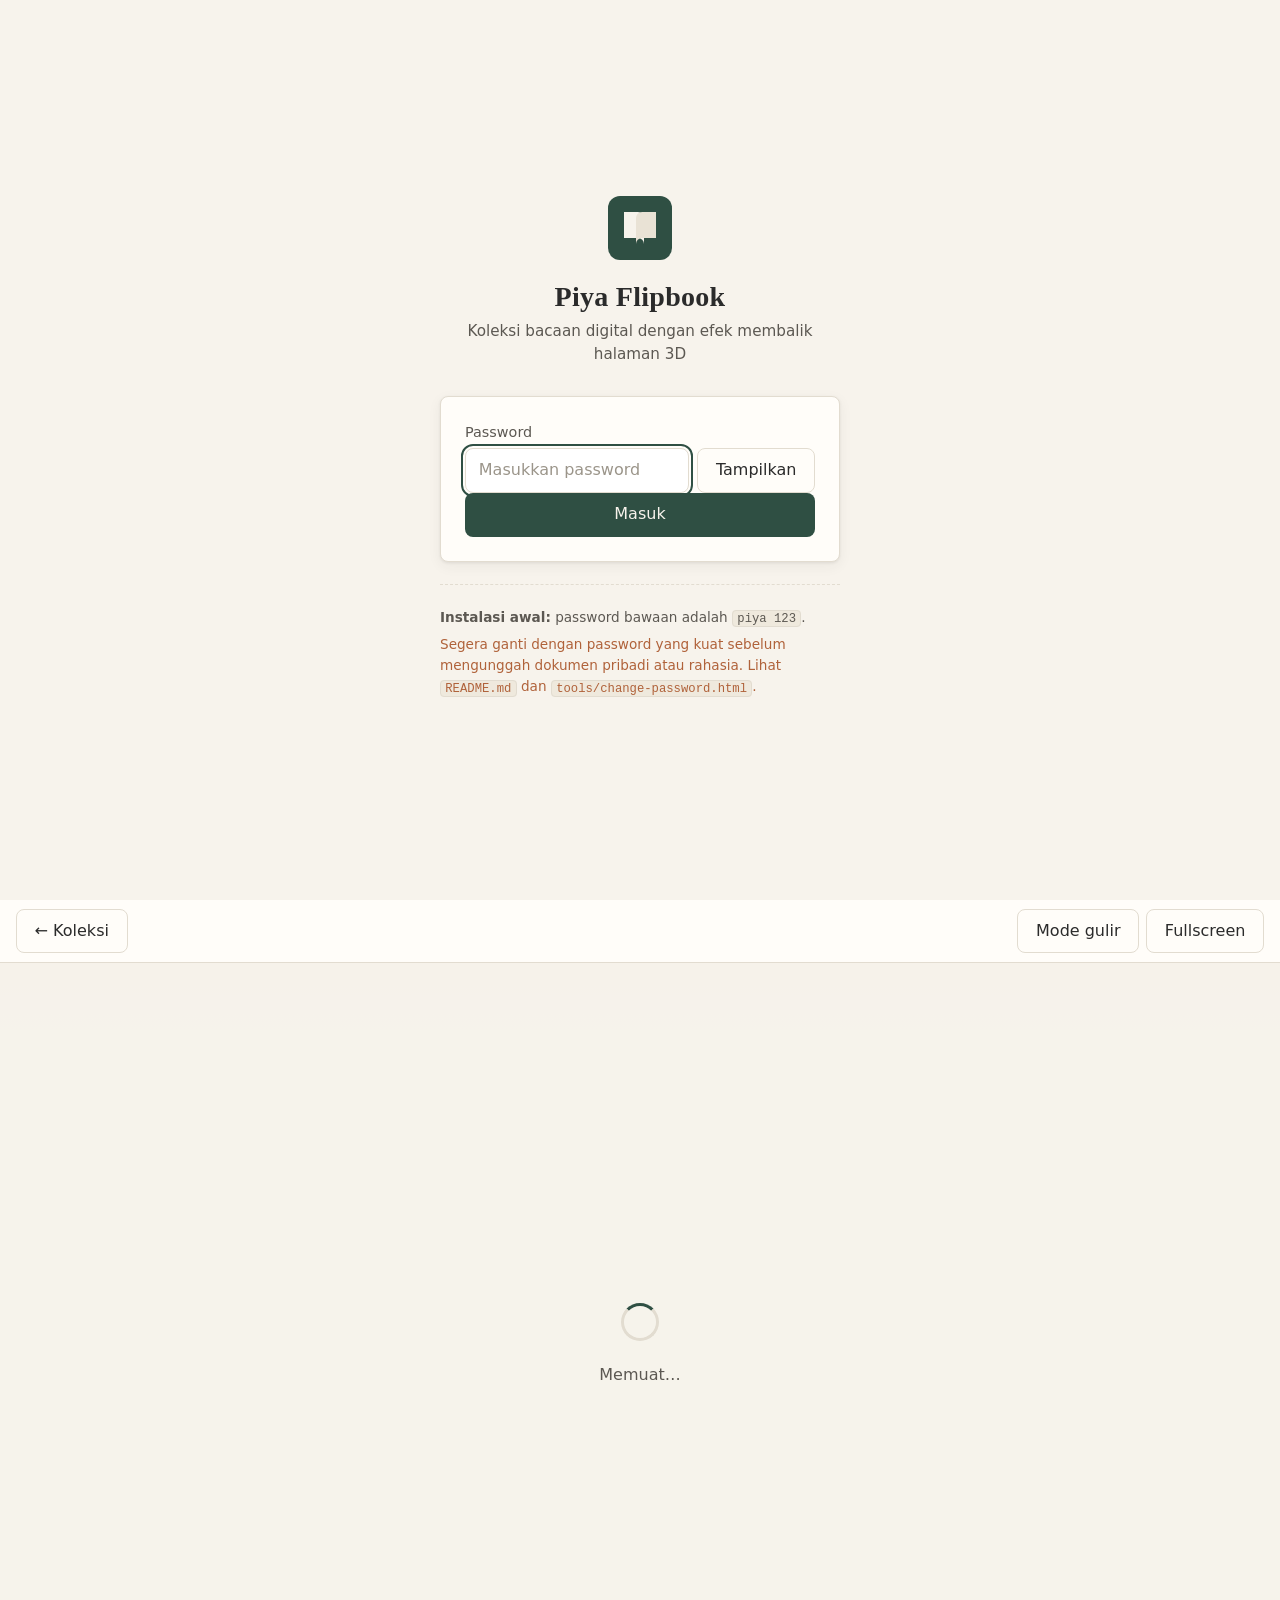
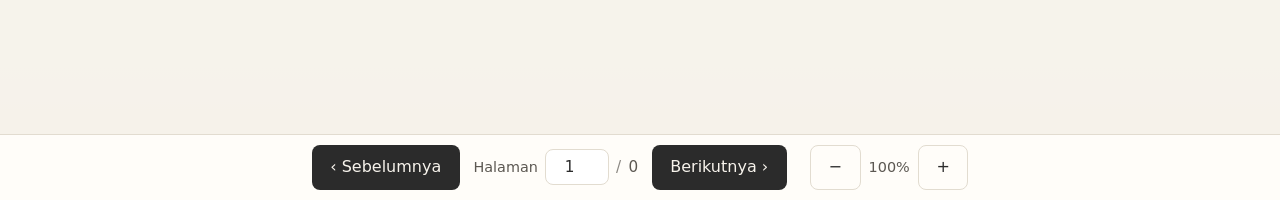
<file: index.html>
<!DOCTYPE html>
<html lang="id">
<head>
  <meta charset="UTF-8">
  <meta name="viewport" content="width=device-width, initial-scale=1.0, viewport-fit=cover">
  <meta name="description" content="Piya Flipbook — baca koleksi PDF dalam bentuk buku digital dengan efek membalik halaman 3D.">
  <meta name="color-scheme" content="light">
  <title>Piya Flipbook</title>
  <link rel="icon" href="data:image/svg+xml,%3Csvg xmlns='http://www.w3.org/2000/svg' viewBox='0 0 32 32'%3E%3Crect width='32' height='32' rx='6' fill='%232f4f43'/%3E%3Cpath d='M8 8h7a3 3 0 0 1 3 3v13a3 3 0 0 0-3-3H8zM24 8h-7a3 3 0 0 0-3 3v13a3 3 0 0 1 3-3h7z' fill='%23f7f3ec'/%3E%3C/svg%3E">
  <link rel="stylesheet" href="assets/vendor/page-flip/st-page-flip.css">
  <link rel="stylesheet" href="assets/css/style.css">
  <script>
    /* Base path aset: selalu relatif terhadap halaman ini (aman untuk subpath GitHub Pages) */
    window.PIYA_ASSET_BASE = './';
  </script>
</head>
<body>
  <noscript>
    <div class="noscript-msg">Website ini membutuhkan JavaScript untuk membaca dan mendekripsi buku.</div>
  </noscript>

  <!-- ==================== HALAMAN LOGIN ==================== -->
  <section id="view-login" class="view view-login">
    <div class="login-shell">
      <div class="login-brand">
        <svg class="brand-mark" viewBox="0 0 64 64" aria-hidden="true">
          <rect width="64" height="64" rx="12" fill="#2f4f43"></rect>
          <path d="M16 16h14a6 6 0 0 1 6 6v26a6 6 0 0 0-6-6H16z" fill="#f7f3ec"></path>
          <path d="M48 16H34a6 6 0 0 0-6 6v26a6 6 0 0 1 6-6h14z" fill="#e9e2d5"></path>
        </svg>
        <h1 class="brand-name">Piya Flipbook</h1>
        <p class="brand-tagline">Koleksi bacaan digital dengan efek membalik halaman 3D</p>
      </div>

      <form id="login-form" class="login-form" autocomplete="off">
        <label class="field-label" for="login-password">Password</label>
        <div class="password-row">
          <input id="login-password" class="input" type="password"
                 name="password" required autocomplete="current-password"
                 placeholder="Masukkan password" autofocus>
          <button id="login-toggle-pw" class="btn btn-ghost" type="button" aria-pressed="false">Tampilkan</button>
        </div>
        <p id="login-error" class="form-error" role="alert" hidden></p>
        <button id="login-submit" class="btn btn-primary btn-block" type="submit">Masuk</button>
      </form>

      <div class="login-note">
        <p><strong>Instalasi awal:</strong> password bawaan adalah <code>piya 123</code>.</p>
        <p class="note-warn">Segera ganti dengan password yang kuat sebelum mengunggah dokumen pribadi atau rahasia. Lihat <code>README.md</code> dan <code>tools/change-password.html</code>.</p>
      </div>
    </div>
  </section>

  <!-- ==================== HALAMAN KOLEKSI ==================== -->
  <section id="view-library" class="view view-library" hidden>
    <header class="site-header">
      <div class="header-inner">
        <a class="brand-link" href="#/library">
          <svg class="brand-mark-sm" viewBox="0 0 64 64" aria-hidden="true">
            <rect width="64" height="64" rx="12" fill="#2f4f43"></rect>
            <path d="M16 16h14a6 6 0 0 1 6 6v26a6 6 0 0 0-6-6H16z" fill="#f7f3ec"></path>
            <path d="M48 16H34a6 6 0 0 0-6 6v26a6 6 0 0 1 6-6h14z" fill="#e9e2d5"></path>
          </svg>
          <span>Piya Flipbook</span>
        </a>
        <div class="header-actions">
          <a class="btn btn-ghost" href="tools/manage-library.html" title="Kelola koleksi (lokal)">Kelola</a>
          <a class="btn btn-ghost" href="tools/change-password.html" title="Ganti password (lokal)">Ganti Password</a>
          <button id="logout-btn" class="btn btn-ghost" type="button">Keluar</button>
        </div>
      </div>
    </header>

    <main class="library-main">
      <div class="library-toolbar">
        <h2 class="section-title">Koleksi Buku</h2>
        <div class="search-row">
          <input id="library-search" class="input input-search" type="search"
                 placeholder="Cari judul buku…" aria-label="Cari buku">
          <span id="library-status" class="search-status" aria-live="polite"></span>
        </div>
      </div>
      <div id="library-grid" class="book-grid"></div>
    </main>

    <footer class="site-footer">
      <p>Piya Flipbook &copy; <span id="footer-year"></span> — Dokumen dilindungi enkripsi AES-256-GCM di sisi browser.</p>
    </footer>
  </section>

  <!-- ==================== HALAMAN READER ==================== -->
  <section id="view-reader" class="view view-reader" hidden>
    <header class="reader-top">
      <button id="reader-back" class="btn btn-ghost" type="button" title="Kembali ke koleksi">&larr; Koleksi</button>
      <h2 id="reader-title" class="reader-title" title=""></h2>
      <div class="reader-top-actions">
        <button id="reader-mode-toggle" class="btn btn-ghost" type="button" title="Baca dengan mode gulir (lebih ringan)">Mode gulir</button>
        <button id="reader-fullscreen" class="btn btn-ghost" type="button" title="Layar penuh">Fullscreen</button>
      </div>
    </header>

    <div id="reader-stage-wrap" class="reader-stage-wrap">
      <div id="reader-stage" class="reader-stage"></div>
      <div id="reader-scroll" class="reader-scroll" hidden></div>
      <div id="reader-loading" class="reader-loading" hidden>
        <div class="spinner" aria-hidden="true"></div>
        <p id="reader-loading-text">Memuat…</p>
      </div>
    </div>

    <footer class="reader-toolbar">
      <button id="reader-prev" class="btn btn-dark" type="button" title="Halaman sebelumnya">&lsaquo; Sebelumnya</button>
      <div class="page-indicator">
        <label for="reader-page-input" class="page-label">Halaman</label>
        <input id="reader-page-input" class="input input-page" type="number" min="1" value="1" inputmode="numeric">
        <span class="page-sep">/</span>
        <span id="reader-page-total">0</span>
      </div>
      <button id="reader-next" class="btn btn-dark" type="button" title="Halaman berikutnya">Berikutnya &rsaquo;</button>
      <div class="zoom-controls">
        <button id="reader-zoom-out" class="btn btn-ghost" type="button" title="Perkecil">&minus;</button>
        <span id="reader-zoom-level" class="zoom-level">100%</span>
        <button id="reader-zoom-in" class="btn btn-ghost" type="button" title="Perbesar">+</button>
      </div>
    </footer>
  </section>

  <script src="assets/vendor/page-flip/page-flip.browser.js"></script>
  <script src="assets/vendor/pdfjs/pdf.min.js"></script>
  <script src="assets/js/crypto.js"></script>
  <script src="assets/js/auth.js"></script>
  <script src="assets/js/library.js"></script>
  <script src="assets/js/flipbook.js"></script>
  <script src="assets/js/app.js"></script>
</body>
</html>
</file>
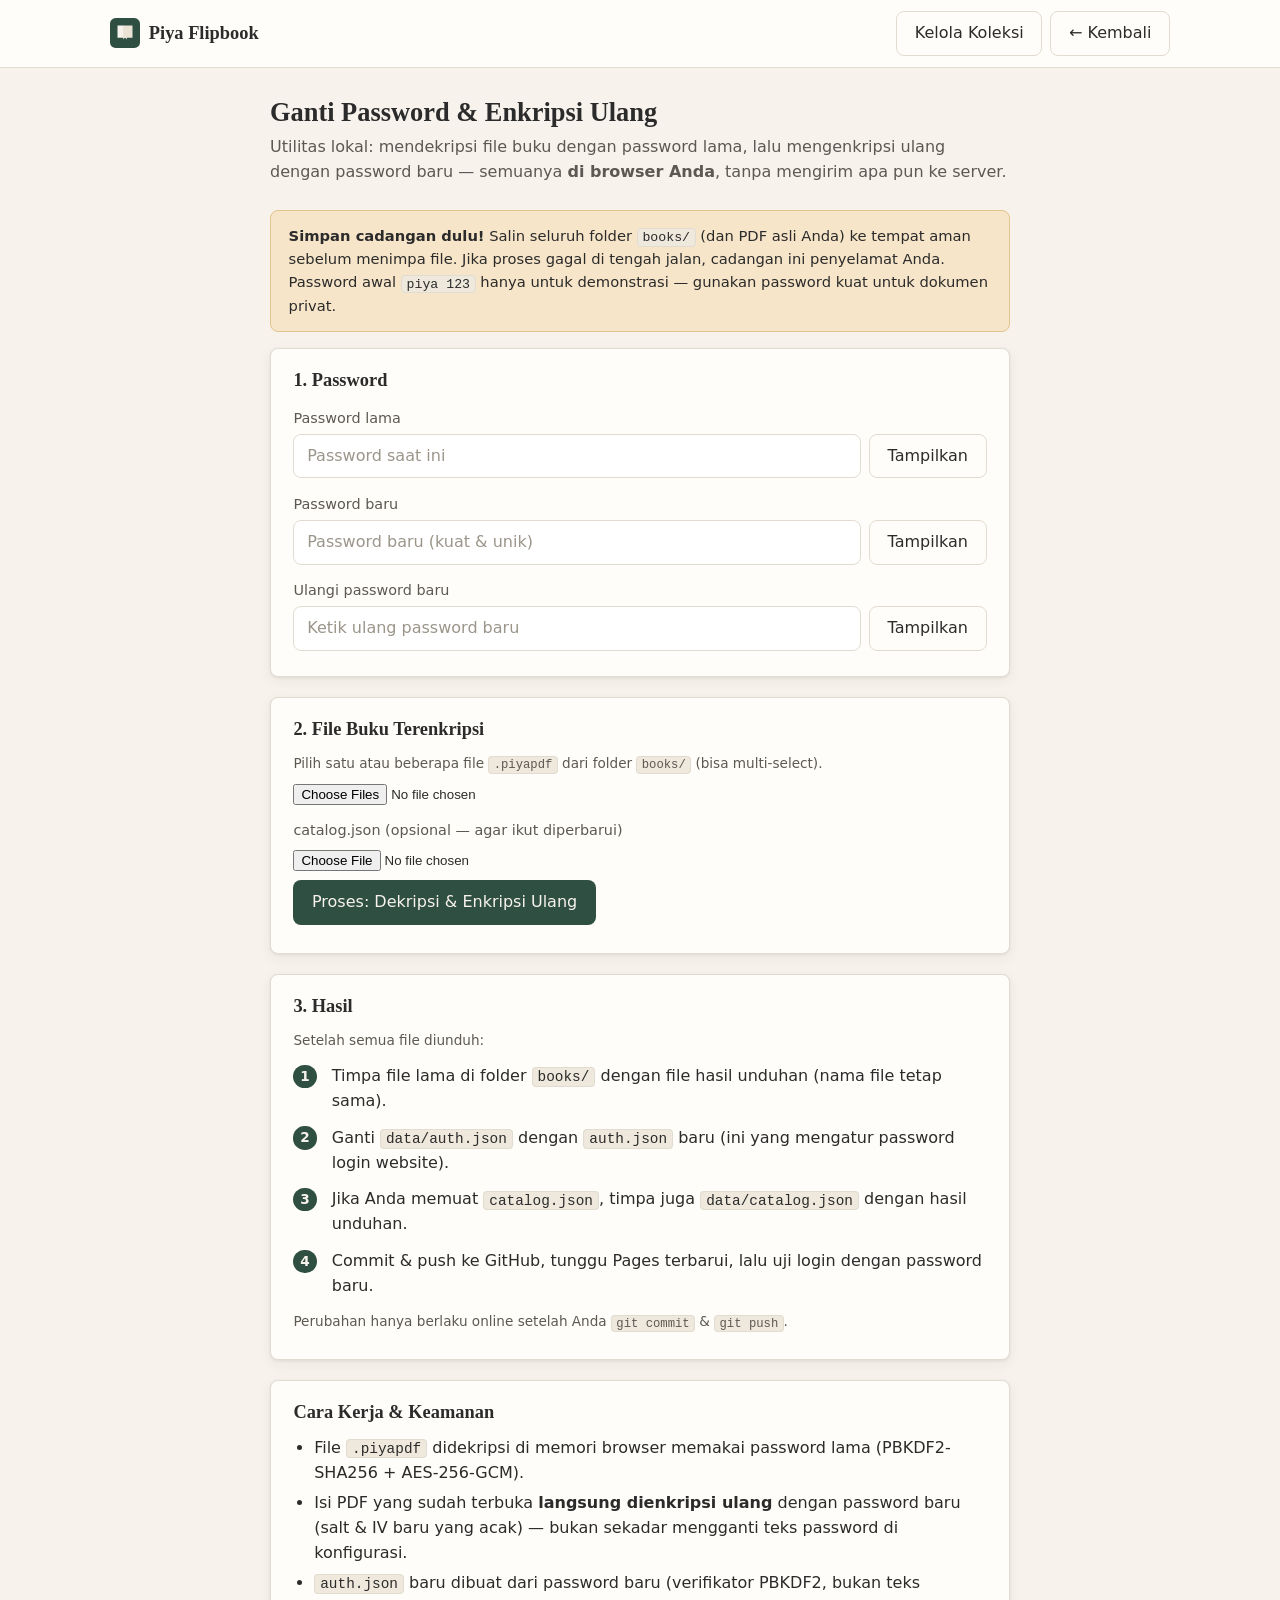
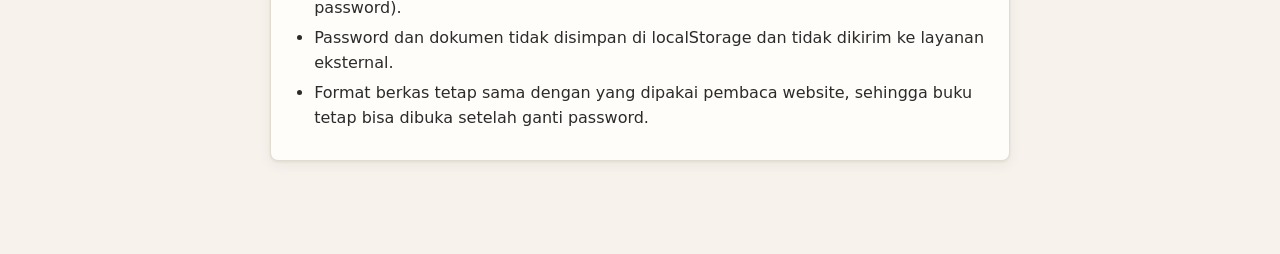
<file: tools/change-password.html>
<!DOCTYPE html>
<html lang="id">
<head>
  <meta charset="UTF-8">
  <meta name="viewport" content="width=device-width, initial-scale=1.0">
  <meta name="robots" content="noindex">
  <title>Ganti Password — Piya Flipbook</title>
  <link rel="stylesheet" href="../assets/css/style.css">
  <script>
    window.PIYA_ASSET_BASE = '../';
  </script>
</head>
<body>
  <div class="view-tools">
    <header class="site-header">
      <div class="header-inner">
        <a class="brand-link" href="../index.html">
          <svg class="brand-mark-sm" viewBox="0 0 64 64" aria-hidden="true">
            <rect width="64" height="64" rx="12" fill="#2f4f43"></rect>
            <path d="M16 16h14a6 6 0 0 1 6 6v26a6 6 0 0 0-6-6H16z" fill="#f7f3ec"></path>
            <path d="M48 16H34a6 6 0 0 0-6 6v26a6 6 0 0 1 6-6h14z" fill="#e9e2d5"></path>
          </svg>
          <span>Piya Flipbook</span>
        </a>
        <div class="header-actions">
          <a class="btn btn-ghost" href="manage-library.html">Kelola Koleksi</a>
          <a class="btn btn-ghost" href="../index.html">&larr; Kembali</a>
        </div>
      </div>
    </header>

    <main class="tools-main">
      <h1 class="tools-title">Ganti Password &amp; Enkripsi Ulang</h1>
      <p class="tools-sub">Utilitas lokal: mendekripsi file buku dengan password lama, lalu mengenkripsi ulang dengan password baru — semuanya <strong>di browser Anda</strong>, tanpa mengirim apa pun ke server.</p>

      <div class="warn-box">
        <strong>Simpan cadangan dulu!</strong> Salin seluruh folder <code>books/</code> (dan PDF asli Anda) ke tempat aman sebelum menimpa file. Jika proses gagal di tengah jalan, cadangan ini penyelamat Anda. Password awal <code>piya 123</code> hanya untuk demonstrasi — gunakan password kuat untuk dokumen privat.
      </div>

      <!-- Password -->
      <section class="panel">
        <h2>1. Password</h2>

        <label class="field-label" for="old-password">Password lama</label>
        <div class="password-row">
          <input id="old-password" class="input" type="password" autocomplete="current-password" placeholder="Password saat ini">
          <button class="btn btn-ghost toggle-pw" type="button" data-target="old-password">Tampilkan</button>
        </div>

        <label class="field-label" for="new-password">Password baru</label>
        <div class="password-row">
          <input id="new-password" class="input" type="password" autocomplete="new-password" placeholder="Password baru (kuat & unik)">
          <button class="btn btn-ghost toggle-pw" type="button" data-target="new-password">Tampilkan</button>
        </div>

        <label class="field-label" for="confirm-password">Ulangi password baru</label>
        <div class="password-row">
          <input id="confirm-password" class="input" type="password" autocomplete="new-password" placeholder="Ketik ulang password baru">
          <button class="btn btn-ghost toggle-pw" type="button" data-target="confirm-password">Tampilkan</button>
        </div>
        <p id="pw-match" class="mini-note"></p>
      </section>

      <!-- File -->
      <section class="panel">
        <h2>2. File Buku Terenkripsi</h2>
        <p class="mini-note">Pilih satu atau beberapa file <code>.piyapdf</code> dari folder <code>books/</code> (bisa multi-select).</p>
        <div class="file-row">
          <input id="enc-files" type="file" multiple accept=".piyapdf,application/octet-stream">
        </div>

        <label class="field-label" for="catalog-file">catalog.json (opsional — agar ikut diperbarui)</label>
        <div class="file-row">
          <input id="catalog-file" type="file" accept=".json,application/json">
        </div>

        <div class="file-row">
          <button id="process-btn" class="btn btn-primary" type="button">Proses: Dekripsi &amp; Enkripsi Ulang</button>
        </div>
        <div id="progress" class="mini-note" hidden></div>
      </section>

      <!-- Hasil -->
      <section class="panel">
        <h2>3. Hasil</h2>
        <div id="results"></div>
        <p class="mini-note">Setelah semua file diunduh:</p>
        <ol class="step-list">
          <li>Timpa file lama di folder <code>books/</code> dengan file hasil unduhan (nama file tetap sama).</li>
          <li>Ganti <code>data/auth.json</code> dengan <code>auth.json</code> baru (ini yang mengatur password login website).</li>
          <li>Jika Anda memuat <code>catalog.json</code>, timpa juga <code>data/catalog.json</code> dengan hasil unduhan.</li>
          <li>Commit &amp; push ke GitHub, tunggu Pages terbarui, lalu uji login dengan password baru.</li>
        </ol>
        <p class="mini-note">Perubahan hanya berlaku online setelah Anda <code>git commit</code> &amp; <code>git push</code>.</p>
      </section>

      <!-- Cara kerja -->
      <section class="panel">
        <h2>Cara Kerja &amp; Keamanan</h2>
        <ul class="help-list">
          <li>File <code>.piyapdf</code> didekripsi di memori browser memakai password lama (PBKDF2-SHA256 + AES-256-GCM).</li>
          <li>Isi PDF yang sudah terbuka <strong>langsung dienkripsi ulang</strong> dengan password baru (salt &amp; IV baru yang acak) — bukan sekadar mengganti teks password di konfigurasi.</li>
          <li><code>auth.json</code> baru dibuat dari password baru (verifikator PBKDF2, bukan teks password).</li>
          <li>Password dan dokumen tidak disimpan di localStorage dan tidak dikirim ke layanan eksternal.</li>
          <li>Format berkas tetap sama dengan yang dipakai pembaca website, sehingga buku tetap bisa dibuka setelah ganti password.</li>
        </ul>
      </section>
    </main>
  </div>

  <script src="../assets/js/crypto.js"></script>
  <script>
  (function () {
    'use strict';

    var $ = function (id) { return document.getElementById(id); };

    /* toggle tampil/sembunyi password */
    Array.prototype.forEach.call(document.querySelectorAll('.toggle-pw'), function (btn) {
      btn.addEventListener('click', function () {
        var inp = $(btn.getAttribute('data-target'));
        var show = inp.type === 'password';
        inp.type = show ? 'text' : 'password';
        btn.textContent = show ? 'Sembunyikan' : 'Tampilkan';
      });
    });

    /* indikator password cocok */
    function checkMatch() {
      var nw = $('new-password').value;
      var cf = $('confirm-password').value;
      var el = $('pw-match');
      if (!nw && !cf) { el.textContent = ''; return; }
      if (nw === cf) {
        el.textContent = 'Password baru cocok.';
        el.className = 'form-ok';
      } else {
        el.textContent = 'Password baru belum cocok.';
        el.className = 'form-error';
      }
    }
    $('new-password').addEventListener('input', checkMatch);
    $('confirm-password').addEventListener('input', checkMatch);

    function downloadBlob(filename, blobOrBuffer) {
      var blob = blobOrBuffer instanceof Blob ? blobOrBuffer : new Blob([blobOrBuffer]);
      var url = URL.createObjectURL(blob);
      var a = document.createElement('a');
      a.href = url;
      a.download = filename;
      document.body.appendChild(a);
      a.click();
      a.remove();
      setTimeout(function () { URL.revokeObjectURL(url); }, 4000);
    }

    /* Antre unduhan berurutan (browser memblokir unduhan beruntun sekaligus) */
    var dlQueue = Promise.resolve();
    function queueDownload(filename, blobOrBuffer) {
      dlQueue = dlQueue.then(function () {
        downloadBlob(filename, blobOrBuffer);
        return new Promise(function (r) { setTimeout(r, 400); });
      });
      return dlQueue;
    }

    function setProgress(text) {
      var el = $('progress');
      if (!text) { el.hidden = true; return; }
      el.hidden = false;
      el.textContent = text;
    }

    function addResult(cls, html) {
      var div = document.createElement('div');
      div.className = 'result-item ' + cls;
      div.innerHTML = html;
      $('results').appendChild(div);
    }

    $('process-btn').addEventListener('click', function () {
      $('results').innerHTML = '';
      var oldPw = $('old-password').value;
      var newPw = $('new-password').value;
      var confirmPw = $('confirm-password').value;
      var files = Array.prototype.slice.call($('enc-files').files);

      function fail(msg) {
        addResult('err', msg);
      }

      if (!oldPw) return fail('Password lama wajib diisi.');
      if (!newPw) return fail('Password baru wajib diisi.');
      if (newPw !== confirmPw) return fail('Password baru tidak cocok. Periksa kolom konfirmasi.');
      if (newPw === oldPw) return fail('Password baru sama dengan password lama. Gunakan password yang berbeda.');
      if (!files.length) return fail('Pilih minimal satu file .piyapdf untuk diproses.');

      this.disabled = true;
      var processed = [];
      var chain = Promise.resolve();

      files.forEach(function (file, idx) {
        chain = chain.then(function () {
          setProgress('Memproses ' + file.name + ' (' + (idx + 1) + '/' + files.length + '): mendekripsi…');
          return file.arrayBuffer().then(function (buf) {
            return PiyaCrypto.decryptPdf(buf, oldPw).then(function (res) {
              setProgress('Memproses ' + file.name + ': mengenkripsi ulang…');
              return PiyaCrypto.encryptPdf(res.bytes, newPw, {
                name: res.header.name || file.name,
                mime: res.header.mime || 'application/pdf',
                ext: res.header.ext || 'pdf'
              }).then(function (encBuf) {
                queueDownload(file.name, encBuf);
                processed.push(file.name);
                addResult('ok', '<strong>' + file.name + '</strong> — berhasil dienkripsi ulang dengan password baru. Unduhan sudah dimulai.');
              });
            }).catch(function (e) {
              addResult('err', '<strong>' + file.name + '</strong> — gagal: ' + (e && e.message ? e.message : e) + ' File ini tidak diubah.');
            });
          });
        });
      });

      chain.then(function () {
        setProgress('Membuat auth.json…');
        return PiyaCrypto.makeAuthConfig(newPw).then(function (cfg) {
          queueDownload('auth.json', new Blob([JSON.stringify(cfg, null, 2) + '\n'], { type: 'application/json' }));
          addResult('ok', '<strong>auth.json</strong> — verifikator login untuk password baru. Timpa <code>data/auth.json</code> di repository.');
        });
      }).then(function () {
        var catInput = $('catalog-file');
        if (catInput.files[0]) {
          return catInput.files[0].text().then(function (txt) {
            try {
              var cat = JSON.parse(txt);
              if (cat && typeof cat === 'object') {
                cat.passwordChangedAt = new Date().toISOString();
                queueDownload('catalog.json', new Blob([JSON.stringify(cat, null, 2) + '\n'], { type: 'application/json' }));
                addResult('ok', '<strong>catalog.json</strong> — katalog diperbarui (waktu pergantian password dicatat).');
              }
            } catch (e) {
              addResult('err', 'catalog.json tidak dapat dibaca dan tidak ikut diperbarui: ' + e.message);
            }
          });
        } else {
          addResult('ok', 'Katalog tidak perlu diubah (metadata buku tidak memuat password). Jika ingin versi terbaru dengan stempel waktu, muat catalog.json lalu proses ulang.');
        }
      }).then(function () {
        if (processed.length) {
          addResult('ok', '<strong>Selesai:</strong> ' + processed.length + ' file berhasil. Ganti file lama di repository, lalu <code>git commit</code> &amp; <code>git push</code> agar perubahan diterbitkan.');
        }
        setProgress('');
      }).catch(function (e) {
        setProgress('');
        addResult('err', 'Terjadi kesalahan: ' + (e && e.message ? e.message : e));
      }).then(function () {
        $('process-btn').disabled = false;
      });
    });
  })();
  </script>
</body>
</html>
</file>
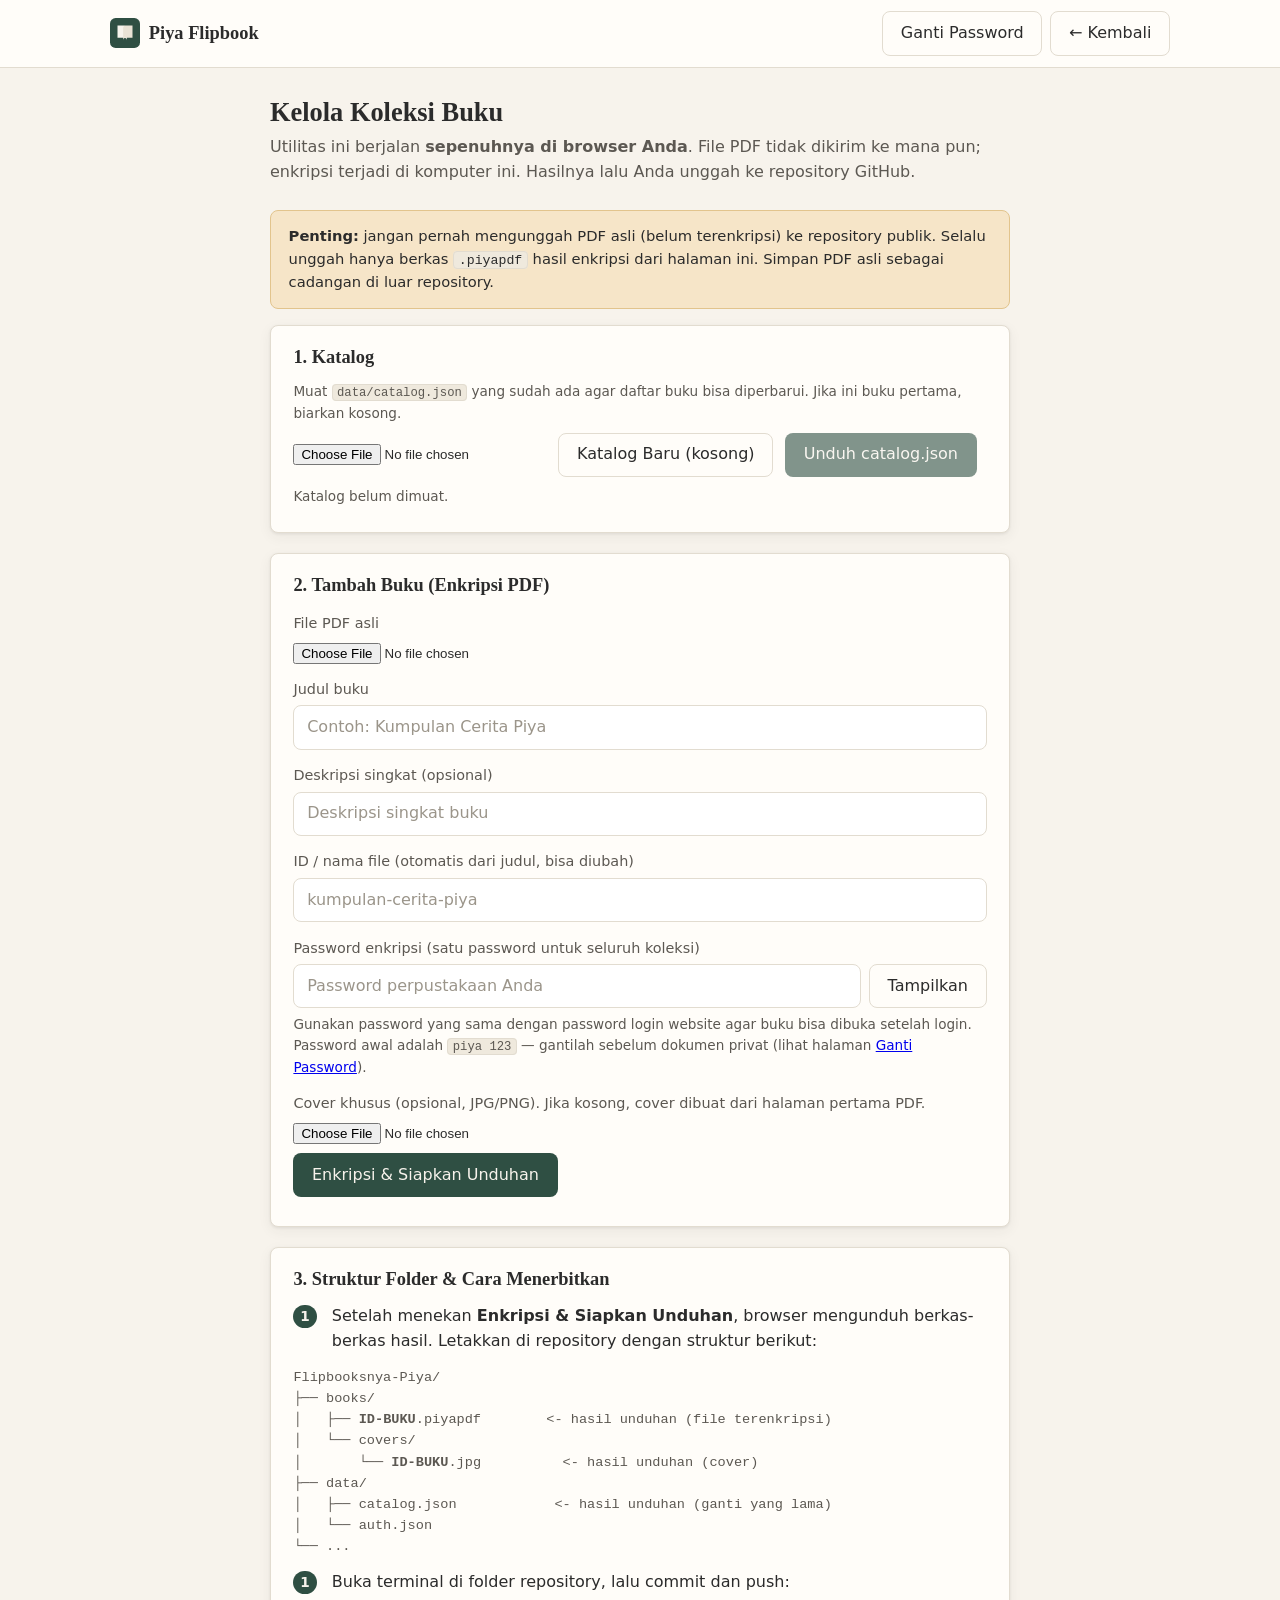
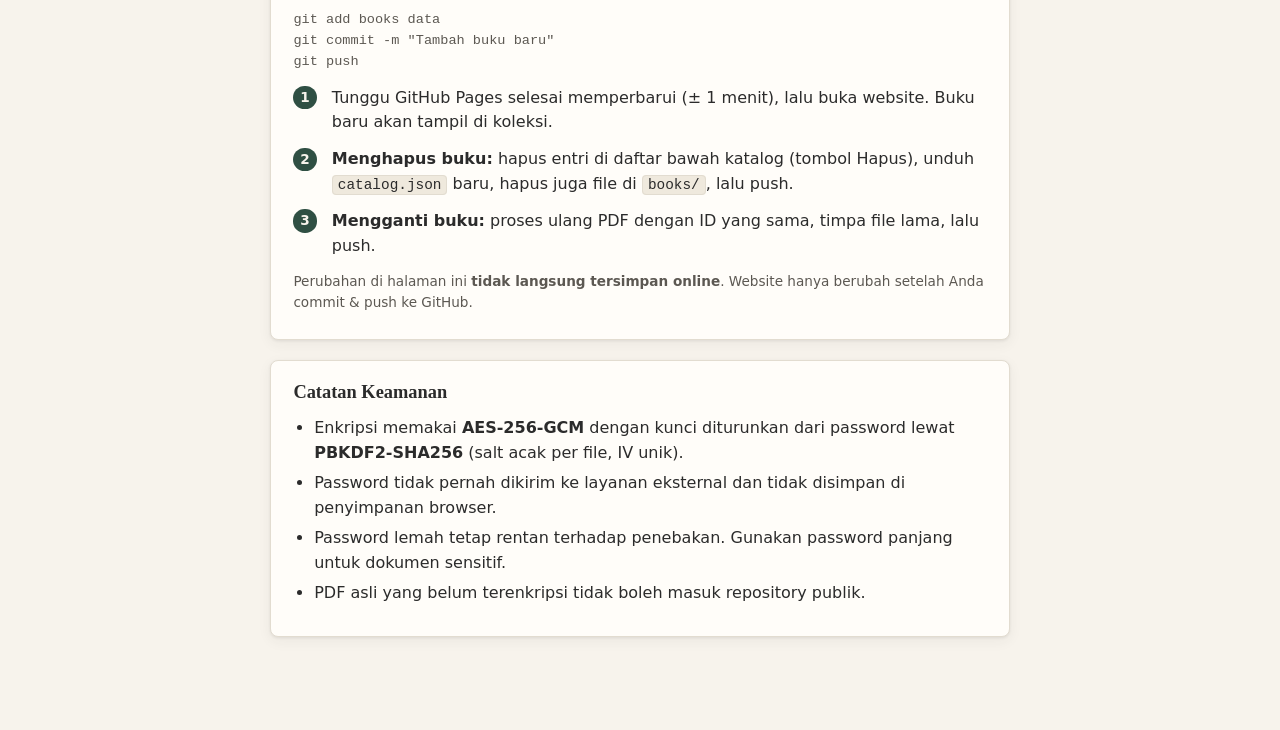
<file: tools/manage-library.html>
<!DOCTYPE html>
<html lang="id">
<head>
  <meta charset="UTF-8">
  <meta name="viewport" content="width=device-width, initial-scale=1.0">
  <meta name="robots" content="noindex">
  <title>Kelola Koleksi — Piya Flipbook</title>
  <link rel="stylesheet" href="../assets/css/style.css">
  <script>
    window.PIYA_ASSET_BASE = '../';
  </script>
</head>
<body>
  <div class="view-tools">
    <header class="site-header">
      <div class="header-inner">
        <a class="brand-link" href="../index.html">
          <svg class="brand-mark-sm" viewBox="0 0 64 64" aria-hidden="true">
            <rect width="64" height="64" rx="12" fill="#2f4f43"></rect>
            <path d="M16 16h14a6 6 0 0 1 6 6v26a6 6 0 0 0-6-6H16z" fill="#f7f3ec"></path>
            <path d="M48 16H34a6 6 0 0 0-6 6v26a6 6 0 0 1 6-6h14z" fill="#e9e2d5"></path>
          </svg>
          <span>Piya Flipbook</span>
        </a>
        <div class="header-actions">
          <a class="btn btn-ghost" href="change-password.html">Ganti Password</a>
          <a class="btn btn-ghost" href="../index.html">&larr; Kembali</a>
        </div>
      </div>
    </header>

    <main class="tools-main">
      <h1 class="tools-title">Kelola Koleksi Buku</h1>
      <p class="tools-sub">Utilitas ini berjalan <strong>sepenuhnya di browser Anda</strong>. File PDF tidak dikirim ke mana pun; enkripsi terjadi di komputer ini. Hasilnya lalu Anda unggah ke repository GitHub.</p>

      <div class="warn-box">
        <strong>Penting:</strong> jangan pernah mengunggah PDF asli (belum terenkripsi) ke repository publik. Selalu unggah hanya berkas <code>.piyapdf</code> hasil enkripsi dari halaman ini. Simpan PDF asli sebagai cadangan di luar repository.
      </div>

      <!-- 1. Katalog -->
      <section class="panel">
        <h2>1. Katalog</h2>
        <p class="mini-note">Muat <code>data/catalog.json</code> yang sudah ada agar daftar buku bisa diperbarui. Jika ini buku pertama, biarkan kosong.</p>
        <div class="file-row">
          <input id="catalog-file" type="file" accept=".json,application/json">
          <button id="catalog-new" class="btn btn-ghost" type="button">Katalog Baru (kosong)</button>
          <button id="catalog-download" class="btn btn-primary" type="button" disabled>Unduh catalog.json</button>
        </div>
        <p id="catalog-status" class="mini-note">Katalog belum dimuat.</p>
        <div id="book-list"></div>
      </section>

      <!-- 2. Tambah buku -->
      <section class="panel">
        <h2>2. Tambah Buku (Enkripsi PDF)</h2>

        <label class="field-label" for="book-pdf">File PDF asli</label>
        <div class="file-row">
          <input id="book-pdf" type="file" accept=".pdf,application/pdf">
        </div>

        <label class="field-label" for="book-title">Judul buku</label>
        <input id="book-title" class="input" type="text" maxlength="160" placeholder="Contoh: Kumpulan Cerita Piya">

        <label class="field-label" for="book-desc">Deskripsi singkat (opsional)</label>
        <input id="book-desc" class="input" type="text" maxlength="300" placeholder="Deskripsi singkat buku">

        <label class="field-label" for="book-id">ID / nama file (otomatis dari judul, bisa diubah)</label>
        <input id="book-id" class="input" type="text" maxlength="80" placeholder="kumpulan-cerita-piya">

        <label class="field-label" for="book-password">Password enkripsi (satu password untuk seluruh koleksi)</label>
        <div class="password-row">
          <input id="book-password" class="input" type="password" autocomplete="new-password" placeholder="Password perpustakaan Anda">
          <button id="toggle-pw" class="btn btn-ghost" type="button">Tampilkan</button>
        </div>
        <p class="mini-note">Gunakan password yang sama dengan password login website agar buku bisa dibuka setelah login. Password awal adalah <code>piya 123</code> — gantilah sebelum dokumen privat (lihat halaman <a href="change-password.html">Ganti Password</a>).</p>

        <label class="field-label" for="book-cover">Cover khusus (opsional, JPG/PNG). Jika kosong, cover dibuat dari halaman pertama PDF.</label>
        <div class="file-row">
          <input id="book-cover" type="file" accept="image/*">
        </div>

        <div class="file-row">
          <button id="book-process" class="btn btn-primary" type="button">Enkripsi &amp; Siapkan Unduhan</button>
        </div>
        <div id="book-progress" class="mini-note" hidden></div>
        <div id="book-results"></div>
      </section>

      <!-- 3. Cara menambahkan ke GitHub -->
      <section class="panel">
        <h2>3. Struktur Folder &amp; Cara Menerbitkan</h2>
        <ol class="step-list">
          <li>Setelah menekan <strong>Enkripsi &amp; Siapkan Unduhan</strong>, browser mengunduh berkas-berkas hasil. Letakkan di repository dengan struktur berikut:</li>
        </ol>
<pre class="mini-note">Flipbooksnya-Piya/
├── books/
│   ├── <strong>ID-BUKU</strong>.piyapdf        &lt;- hasil unduhan (file terenkripsi)
│   └── covers/
│       └── <strong>ID-BUKU</strong>.jpg          &lt;- hasil unduhan (cover)
├── data/
│   ├── catalog.json            &lt;- hasil unduhan (ganti yang lama)
│   └── auth.json
└── ...</pre>
        <ol class="step-list" start="2">
          <li>Buka terminal di folder repository, lalu commit dan push:</li>
        </ol>
<pre class="mini-note">git add books data
git commit -m "Tambah buku baru"
git push</pre>
        <ol class="step-list" start="3">
          <li>Tunggu GitHub Pages selesai memperbarui (± 1 menit), lalu buka website. Buku baru akan tampil di koleksi.</li>
          <li><strong>Menghapus buku:</strong> hapus entri di daftar bawah katalog (tombol Hapus), unduh <code>catalog.json</code> baru, hapus juga file di <code>books/</code>, lalu push.</li>
          <li><strong>Mengganti buku:</strong> proses ulang PDF dengan ID yang sama, timpa file lama, lalu push.</li>
        </ol>
        <p class="mini-note">Perubahan di halaman ini <strong>tidak langsung tersimpan online</strong>. Website hanya berubah setelah Anda commit &amp; push ke GitHub.</p>
      </section>

      <!-- 4. Keamanan -->
      <section class="panel">
        <h2>Catatan Keamanan</h2>
        <ul class="help-list">
          <li>Enkripsi memakai <strong>AES-256-GCM</strong> dengan kunci diturunkan dari password lewat <strong>PBKDF2-SHA256</strong> (salt acak per file, IV unik).</li>
          <li>Password tidak pernah dikirim ke layanan eksternal dan tidak disimpan di penyimpanan browser.</li>
          <li>Password lemah tetap rentan terhadap penebakan. Gunakan password panjang untuk dokumen sensitif.</li>
          <li>PDF asli yang belum terenkripsi tidak boleh masuk repository publik.</li>
        </ul>
      </section>
    </main>
  </div>

  <script src="../assets/vendor/pdfjs/pdf.min.js"></script>
  <script src="../assets/js/crypto.js"></script>
  <script>
  (function () {
    'use strict';

    var catalog = null; // {version, books: []}

    var $ = function (id) { return document.getElementById(id); };

    /* ---------- util unduh file ---------- */
    function downloadBlob(filename, blobOrBuffer) {
      var blob = blobOrBuffer instanceof Blob ? blobOrBuffer : new Blob([blobOrBuffer]);
      var url = URL.createObjectURL(blob);
      var a = document.createElement('a');
      a.href = url;
      a.download = filename;
      document.body.appendChild(a);
      a.click();
      a.remove();
      setTimeout(function () { URL.revokeObjectURL(url); }, 4000);
    }

    /* Antre unduhan berurutan (browser memblokir unduhan beruntun sekaligus) */
    var dlQueue = Promise.resolve();
    function queueDownload(filename, blobOrBuffer) {
      dlQueue = dlQueue.then(function () {
        downloadBlob(filename, blobOrBuffer);
        return new Promise(function (r) { setTimeout(r, 400); });
      });
      return dlQueue;
    }

    function downloadJson(filename, obj) {
      downloadBlob(filename, new Blob([JSON.stringify(obj, null, 2) + '\n'], { type: 'application/json' }));
    }

    /* ---------- katalog ---------- */

    function renderBookList() {
      var box = $('book-list');
      box.innerHTML = '';
      if (!catalog) return;
      if (!catalog.books.length) {
        box.innerHTML = '<p class="mini-note">Katalog kosong — belum ada buku.</p>';
        return;
      }
      catalog.books.forEach(function (b) {
        var div = document.createElement('div');
        div.className = 'result-item';
        var title = document.createElement('strong');
        title.textContent = b.title || b.id;
        var meta = document.createElement('div');
        meta.className = 'mini-note';
        meta.textContent = (b.id || '') + (b.pages ? ' — ' + b.pages + ' halaman' : '');
        var del = document.createElement('button');
        del.className = 'btn btn-danger';
        del.type = 'button';
        del.textContent = 'Hapus dari katalog';
        del.style.marginTop = '0.45rem';
        del.addEventListener('click', function () {
          if (!confirm('Hapus "' + (b.title || b.id) + '" dari katalog? File di books/ harus Anda hapus manual lalu push.')) return;
          catalog.books = catalog.books.filter(function (x) { return x.id !== b.id; });
          catalog.updatedAt = new Date().toISOString();
          renderBookList();
          $('catalog-download').disabled = false;
        });
        div.appendChild(title);
        div.appendChild(meta);
        div.appendChild(del);
        box.appendChild(div);
      });
    }

    $('catalog-file').addEventListener('change', function () {
      var f = this.files[0];
      if (!f) return;
      var reader = new FileReader();
      reader.onload = function () {
        try {
          var data = JSON.parse(reader.result);
          if (!data || !Array.isArray(data.books)) throw new Error('Struktur tidak valid');
          catalog = data;
          $('catalog-status').textContent = 'Katalog dimuat: ' + catalog.books.length + ' buku.';
          $('catalog-download').disabled = false;
          renderBookList();
        } catch (e) {
          $('catalog-status').textContent = 'Gagal membaca catalog.json: ' + e.message;
        }
      };
      reader.readAsText(f);
    });

    $('catalog-new').addEventListener('click', function () {
      catalog = { version: 1, updatedAt: new Date().toISOString(), books: [] };
      $('catalog-status').textContent = 'Katalog baru dibuat (0 buku).';
      $('catalog-download').disabled = false;
      renderBookList();
    });

    $('catalog-download').addEventListener('click', function () {
      if (!catalog) return;
      catalog.updatedAt = new Date().toISOString();
      downloadJson('catalog.json', catalog);
    });

    /* ---------- input buku ---------- */

    var titleInput = $('book-title');
    var idInput = $('book-id');
    var idTouched = false;

    idInput.addEventListener('input', function () { idTouched = true; });

    titleInput.addEventListener('input', function () {
      if (idTouched) return;
      idInput.value = slugify(titleInput.value);
    });

    function slugify(s) {
      return String(s || '')
        .toLowerCase()
        .normalize('NFKD')
        .replace(/[^\w\s-]/g, '')
        .trim()
        .replace(/[\s_]+/g, '-')
        .replace(/-+/g, '-')
        .slice(0, 80);
    }

    $('toggle-pw').addEventListener('click', function () {
      var inp = $('book-password');
      var show = inp.type === 'password';
      inp.type = show ? 'text' : 'password';
      this.textContent = show ? 'Sembunyikan' : 'Tampilkan';
    });

    /* ---------- PDF.js untuk cover & jumlah halaman ---------- */

    function pdfWorkerSrc() {
      return new URL('../assets/vendor/pdfjs/pdf.worker.min.js', document.baseURI).href;
    }

    function analyzePdf(pdfBytes) {
      if (!window.pdfjsLib) {
        return Promise.reject(new Error('PDF.js gagal dimuat. Buka halaman ini lewat server (localhost atau GitHub Pages).'));
      }
      window.pdfjsLib.GlobalWorkerOptions.workerSrc = pdfWorkerSrc();
      return window.pdfjsLib.getDocument({ data: pdfBytes.slice(0) }).promise.then(function (doc) {
        return doc.getPage(1).then(function (page) {
          var vp = page.getViewport({ scale: 1 });
          var targetW = 600;
          var scale = targetW / vp.width;
          var viewport = page.getViewport({ scale: scale });
          var canvas = document.createElement('canvas');
          canvas.width = Math.floor(viewport.width);
          canvas.height = Math.floor(viewport.height);
          var ctx = canvas.getContext('2d', { alpha: false });
          ctx.fillStyle = '#ffffff';
          ctx.fillRect(0, 0, canvas.width, canvas.height);
          return page.render({ canvasContext: ctx, viewport: viewport }).promise.then(function () {
            return new Promise(function (resolve) {
              canvas.toBlob(function (blob) {
                resolve({ pages: doc.numPages, coverBlob: blob });
              }, 'image/jpeg', 0.85);
            });
          });
        }).finally(function () {
          try { doc.destroy(); } catch (e) { /* abaikan */ }
        });
      });
    }

    /* ---------- proses enkripsi ---------- */

    function setProgress(text) {
      var el = $('book-progress');
      if (!text) { el.hidden = true; return; }
      el.hidden = false;
      el.textContent = text;
    }

    $('book-process').addEventListener('click', function () {
      var pdfInput = $('book-pdf');
      var password = $('book-password').value;
      var title = titleInput.value.trim();
      var desc = $('book-desc').value.trim();
      var id = idInput.value.trim() || slugify(title);
      var coverInput = $('book-cover');
      var results = $('book-results');
      results.innerHTML = '';

      function fail(msg) {
        var div = document.createElement('div');
        div.className = 'result-item err';
        div.textContent = msg;
        results.appendChild(div);
      }

      if (!pdfInput.files[0]) return fail('Pilih file PDF terlebih dahulu.');
      if (!title) return fail('Judul buku wajib diisi.');
      if (!id || !/^[a-z0-9][a-z0-9-]*$/.test(id)) return fail('ID harus berupa huruf kecil/angka/tanda minus, misal: cerita-piya.');
      if (!password) return fail('Password enkripsi wajib diisi.');
      if (catalog && catalog.books.some(function (b) { return b.id === id; })) {
        return fail('ID "' + id + '" sudah ada di katalog. Ganti ID atau hapus entri lama terlebih dahulu.');
      }

      this.disabled = true;
      setProgress('Membaca PDF…');

      var pdfFile = pdfInput.files[0];
      var coverFile = coverInput.files[0] || null;

      pdfFile.arrayBuffer().then(function (pdfBytes) {
        setProgress('Menganalisis PDF (jumlah halaman & cover)…');
        var analyze;
        if (window.pdfjsLib) {
          analyze = analyzePdf(new Uint8Array(pdfBytes)).catch(function (e) {
            // PDF.js gagal (mis. dibuka via file://) — lanjut tanpa cover otomatis
            return { pages: null, coverBlob: null, warn: e.message };
          });
        } else {
          analyze = Promise.resolve({ pages: null, coverBlob: null, warn: 'PDF.js tidak tersedia.' });
        }
        return analyze.then(function (info) {
          setProgress('Mengenkripsi PDF (AES-256-GCM)…');
          return PiyaCrypto.encryptPdf(pdfBytes, password, {
            name: pdfFile.name,
            mime: 'application/pdf',
            ext: 'pdf'
          }).then(function (encBuf) {
            setProgress('Menyiapkan unduhan…');

            // 1. file terenkripsi
            var encName = id + '.piyapdf';
            queueDownload(encName, encBuf);
            var r1 = document.createElement('div');
            r1.className = 'result-item ok';
            r1.innerHTML = '<strong>' + encName + '</strong> — simpan ke folder <code>books/</code>';
            results.appendChild(r1);

            // 2. cover
            var coverPromise;
            var coverName, coverPath;
            if (coverFile) {
              coverName = id + '.' + (coverFile.name.split('.').pop().toLowerCase() || 'jpg');
              coverPath = 'books/covers/' + coverName;
              coverPromise = Promise.resolve(coverFile).then(function (cf) {
                queueDownload(coverName, cf);
              });
            } else if (info.coverBlob) {
              coverName = id + '.jpg';
              coverPath = 'books/covers/' + coverName;
              coverPromise = Promise.resolve().then(function () {
                queueDownload(coverName, info.coverBlob);
              });
            } else {
              coverPromise = Promise.resolve();
            }

            return coverPromise.then(function () {
              if (coverPath) {
                var r2 = document.createElement('div');
                r2.className = 'result-item ok';
                r2.innerHTML = '<strong>' + coverName + '</strong> — simpan ke folder <code>books/covers/</code>';
                results.appendChild(r2);
              } else if (info.warn) {
                var r2w = document.createElement('div');
                r2w.className = 'result-item err';
                r2w.textContent = 'Cover otomatis tidak bisa dibuat (' + info.warn + '). Gunakan cover khusus, atau jalankan halaman ini melalui localhost/GitHub Pages.';
                results.appendChild(r2w);
              }

              // 3. katalog
              if (!catalog) {
                catalog = { version: 1, updatedAt: new Date().toISOString(), books: [] };
                $('catalog-status').textContent = 'Katalog baru dibuat otomatis.';
              }
              catalog.books.push({
                id: id,
                title: title,
                description: desc || '',
                pages: info.pages || null,
                cover: coverPath || null,
                file: 'books/' + encName,
                format: 'piyapdf/1',
                addedAt: new Date().toISOString()
              });
              catalog.updatedAt = new Date().toISOString();
              renderBookList();

              queueDownload('catalog.json', new Blob([JSON.stringify(catalog, null, 2) + '\n'], { type: 'application/json' }));
              var r3 = document.createElement('div');
              r3.className = 'result-item ok';
              r3.innerHTML = '<strong>catalog.json</strong> — simpan ke folder <code>data/</code> (timpa yang lama)';
              results.appendChild(r3);

              var r4 = document.createElement('div');
              r4.className = 'result-item';
              r4.textContent = 'Selesai! Salin file-file di atas ke repository seperti petunjuk pada bagian 3, lalu git commit & push.';
              results.appendChild(r4);
              setProgress('');
            });
          });
        });
      }).catch(function (e) {
        setProgress('');
        fail('Gagal memproses: ' + (e && e.message ? e.message : e));
      }).then(function () {
        $('book-process').disabled = false;
      });
    });
  })();
  </script>
</body>
</html>
</file>
<file: assets/vendor/page-flip/st-page-flip.css>
.stf__parent {
  position: relative;
  display: block;
  box-sizing: border-box;
  transform: translateZ(0);

  -ms-touch-action: pan-y;
  touch-action: pan-y;
}

.sft__wrapper {
  position: relative;
  width: 100%;
  box-sizing: border-box;
}

.stf__parent canvas {
  position: absolute;
  width: 100%;
  height: 100%;
  left: 0;
  top: 0;
}

.stf__block {
  position: absolute;
  width: 100%;
  height: 100%;
  box-sizing: border-box;
  perspective: 2000px;
}

.stf__item {
  display: none;
  position: absolute;
  transform-style: preserve-3d;
}

.stf__outerShadow {
  position: absolute;
  left: 0;
  top: 0;
}

.stf__innerShadow {
  position: absolute;
  left: 0;
  top: 0;
}

.stf__hardShadow {
  position: absolute;
  left: 0;
  top: 0;
}

.stf__hardInnerShadow {
  position: absolute;
  left: 0;
  top: 0;
}
</file>
<file: assets/css/style.css>
/* =========================================================
   Piya Flipbook — gaya utama
   Minimalis: latar ivory/teks charcoal/aksen hijau-tua & terakota.
   ========================================================= */

:root {
  --bg: #f7f3ec;          /* ivory */
  --bg-card: #fffdf9;
  --ink: #2b2b2b;         /* charcoal */
  --ink-soft: #5c5852;
  --line: #e2dcd0;
  --accent: #2f4f43;      /* hijau tua */
  --accent-hover: #3e6656;
  --warm: #b0623a;        /* terakota (aksen sekunder) */
  --danger: #a13d2d;
  --radius: 8px;
  --shadow-soft: 0 1px 3px rgba(43, 43, 43, 0.08), 0 4px 14px rgba(43, 43, 43, 0.06);
  --font-ui: system-ui, -apple-system, "Segoe UI", Roboto, "Helvetica Neue", Arial, sans-serif;
  --font-serif: Georgia, "Times New Roman", serif;
}

* { box-sizing: border-box; }

html, body {
  margin: 0;
  padding: 0;
  min-height: 100%;
}

body {
  background: var(--bg);
  color: var(--ink);
  font-family: var(--font-ui);
  font-size: 16px;
  line-height: 1.55;
  -webkit-font-smoothing: antialiased;
}

h1, h2, h3 {
  font-family: var(--font-serif);
  font-weight: 600;
  line-height: 1.25;
  margin: 0;
}

p { margin: 0.4em 0; }

code {
  background: #efe9dd;
  border: 1px solid var(--line);
  border-radius: 4px;
  padding: 0.05em 0.35em;
  font-size: 0.9em;
}

.noscript-msg {
  padding: 1rem;
  text-align: center;
  background: #f6e5c8;
  color: var(--ink);
}

/* ---------------- tombol & input ---------------- */

.btn {
  font: inherit;
  border-radius: var(--radius);
  border: 1px solid transparent;
  padding: 0.55em 1.1em;
  cursor: pointer;
  text-decoration: none;
  display: inline-flex;
  align-items: center;
  justify-content: center;
  gap: 0.4em;
  transition: background-color 0.15s ease, border-color 0.15s ease, color 0.15s ease;
  white-space: nowrap;
}

.btn:focus-visible,
.input:focus-visible {
  outline: 2px solid var(--accent);
  outline-offset: 2px;
}

.btn-primary {
  background: var(--accent);
  color: #f7f3ec;
}
.btn-primary:hover { background: var(--accent-hover); }
.btn-primary:disabled { opacity: 0.6; cursor: default; }

.btn-dark {
  background: var(--ink);
  color: var(--bg);
}
.btn-dark:hover { background: #444; }

.btn-ghost {
  background: transparent;
  color: var(--ink);
  border-color: var(--line);
}
.btn-ghost:hover { background: #efe9dd; border-color: #d3cbb9; }

.btn-block { width: 100%; }

.btn-danger {
  background: transparent;
  color: var(--danger);
  border-color: var(--danger);
}
.btn-danger:hover { background: var(--danger); color: #fff; }

.input {
  font: inherit;
  color: var(--ink);
  background: #fff;
  border: 1px solid var(--line);
  border-radius: var(--radius);
  padding: 0.55em 0.8em;
  width: 100%;
}

.input::placeholder { color: #9b958a; }

.field-label {
  display: block;
  font-size: 0.9rem;
  color: var(--ink-soft);
  margin-bottom: 0.35em;
}

.form-error {
  color: var(--danger);
  background: #f7e8e4;
  border: 1px solid #e4c2b9;
  border-radius: var(--radius);
  padding: 0.5em 0.8em;
  font-size: 0.92rem;
  margin: 0.7em 0;
}

.form-ok {
  color: var(--accent);
  background: #e6efe9;
  border: 1px solid #bcd2c4;
  border-radius: var(--radius);
  padding: 0.5em 0.8em;
  font-size: 0.92rem;
  margin: 0.7em 0;
}

/* ---------------- login ---------------- */

.view-login {
  min-height: 100vh;
  min-height: 100dvh;
  display: flex;
  align-items: center;
  justify-content: center;
  padding: 1.5rem;
}

.login-shell {
  width: 100%;
  max-width: 400px;
}

.login-brand {
  text-align: center;
  margin-bottom: 1.8rem;
}

.brand-mark { width: 64px; height: 64px; }
.brand-mark-sm { width: 30px; height: 30px; flex: none; }

.brand-name {
  font-size: 1.75rem;
  margin-top: 0.7rem;
  letter-spacing: 0.01em;
}

.brand-tagline {
  color: var(--ink-soft);
  font-size: 0.95rem;
  margin-top: 0.35rem;
}

.login-form {
  background: var(--bg-card);
  border: 1px solid var(--line);
  border-radius: var(--radius);
  box-shadow: var(--shadow-soft);
  padding: 1.5rem;
}

.password-row {
  display: flex;
  gap: 0.5rem;
}
.password-row .input { flex: 1; }

.login-note {
  margin-top: 1.4rem;
  font-size: 0.85rem;
  color: var(--ink-soft);
  border-top: 1px dashed var(--line);
  padding-top: 1rem;
}

.note-warn { color: var(--warm); }

/* ---------------- header & footer situs ---------------- */

.site-header {
  background: var(--bg-card);
  border-bottom: 1px solid var(--line);
  position: sticky;
  top: 0;
  z-index: 20;
}

.header-inner {
  max-width: 1100px;
  margin: 0 auto;
  padding: 0.7rem 1.25rem;
  display: flex;
  align-items: center;
  justify-content: space-between;
  gap: 1rem;
  flex-wrap: wrap;
}

.brand-link {
  display: inline-flex;
  align-items: center;
  gap: 0.55rem;
  text-decoration: none;
  color: var(--ink);
  font-family: var(--font-serif);
  font-size: 1.15rem;
  font-weight: 600;
}

.header-actions {
  display: flex;
  gap: 0.5rem;
  flex-wrap: wrap;
}

.site-footer {
  border-top: 1px solid var(--line);
  margin-top: 3rem;
  padding: 1.25rem;
  text-align: center;
  color: var(--ink-soft);
  font-size: 0.85rem;
}

/* ---------------- koleksi ---------------- */

.library-main {
  max-width: 1100px;
  margin: 0 auto;
  padding: 1.75rem 1.25rem 1rem;
}

.library-toolbar {
  display: flex;
  align-items: flex-end;
  justify-content: space-between;
  gap: 1rem;
  flex-wrap: wrap;
  margin-bottom: 1.5rem;
}

.section-title { font-size: 1.5rem; }

.search-row {
  display: flex;
  align-items: center;
  gap: 0.75rem;
  flex: 1;
  min-width: 240px;
  max-width: 420px;
}

.input-search { flex: 1; }

.search-status {
  color: var(--ink-soft);
  font-size: 0.88rem;
  white-space: nowrap;
}

.book-grid {
  display: grid;
  grid-template-columns: repeat(auto-fill, minmax(210px, 1fr));
  gap: 1.4rem;
}

.book-card {
  background: var(--bg-card);
  border: 1px solid var(--line);
  border-radius: var(--radius);
  overflow: hidden;
  display: flex;
  flex-direction: column;
  transition: box-shadow 0.18s ease, transform 0.18s ease;
}

.book-card:hover {
  box-shadow: var(--shadow-soft);
  transform: translateY(-2px);
}

.book-cover {
  width: 100%;
  aspect-ratio: 3 / 4;
  object-fit: cover;
  display: block;
  background: #ece6da;
  border-bottom: 1px solid var(--line);
}

.book-cover-placeholder {
  display: flex;
  align-items: center;
  justify-content: center;
}
.book-cover-placeholder span {
  font-family: var(--font-serif);
  font-size: 3rem;
  color: #b9b0a0;
}

.book-info {
  padding: 0.9rem 1rem 1.1rem;
  display: flex;
  flex-direction: column;
  gap: 0.45rem;
  flex: 1;
}

.book-title {
  font-size: 1.05rem;
}

.book-desc {
  font-size: 0.88rem;
  color: var(--ink-soft);
  flex: 1;
  display: -webkit-box;
  -webkit-line-clamp: 3;
  -webkit-box-orient: vertical;
  overflow: hidden;
}

.book-desc-empty { font-style: italic; opacity: 0.75; }

.book-meta {
  font-size: 0.8rem;
  color: var(--ink-soft);
}

.meta-item::after {
  content: '';
}

.btn-read {
  margin-top: 0.5rem;
  width: 100%;
}

.empty-state {
  grid-column: 1 / -1;
  text-align: center;
  padding: 3rem 1.5rem;
  border: 1px dashed var(--line);
  border-radius: var(--radius);
  color: var(--ink-soft);
}

.empty-title {
  font-family: var(--font-serif);
  font-size: 1.25rem;
  color: var(--ink);
  margin-bottom: 0.5rem;
}

.empty-desc { max-width: 460px; margin: 0 auto; }

/* ---------------- reader ---------------- */

.view-reader {
  height: 100vh;
  height: 100dvh;
  display: flex;
  flex-direction: column;
  overflow: hidden;
}

.reader-top {
  display: flex;
  align-items: center;
  gap: 0.75rem;
  padding: 0.55rem 1rem;
  background: var(--bg-card);
  border-bottom: 1px solid var(--line);
  flex: none;
}

.reader-title {
  flex: 1;
  font-size: 1.05rem;
  white-space: nowrap;
  overflow: hidden;
  text-overflow: ellipsis;
  text-align: center;
}

.reader-top-actions {
  display: flex;
  gap: 0.45rem;
}

.reader-stage-wrap {
  flex: 1;
  min-height: 0;
  overflow: auto;
  /* flex + margin:auto pada anak = centering aman (tidak memotong konten saat zoom) */
  display: flex;
  align-items: center;
  background:
    linear-gradient(180deg, #efe9dd 0%, var(--bg) 22%, var(--bg) 78%, #efe9dd 100%);
  position: relative;
}

.reader-stage-wrap.scroll-mode {
  display: block;
}

.reader-stage {
  margin: auto;
  flex: none;
  width: 100%;
}

/* perbaikan typo resmi st-page-flip.css (.sft__wrapper) */
.stf__wrapper {
  position: relative;
  width: 100%;
  box-sizing: border-box;
}

/* halaman flipbook */
.page {
  background: #fff;
  overflow: hidden;
  box-shadow: 0 0 0 1px rgba(43, 43, 43, 0.06);
}

.page-slot {
  position: relative;
  width: 100%;
  height: 100%;
  background: #fff;
  overflow: hidden;
}

.page-img {
  display: block;
  width: 100%;
  height: 100%;
  object-fit: fill;
  opacity: 0;
  transition: opacity 0.25s ease;
}

.page-slot.is-rendered .page-img { opacity: 1; }

.page-placeholder {
  position: absolute;
  inset: 0;
  display: flex;
  align-items: center;
  justify-content: center;
  color: #c9c2b4;
  font-family: var(--font-serif);
  font-size: 1.4rem;
  user-select: none;
}

.page-slot.is-rendered .page-placeholder { display: none; }

/* mode gulir */
.reader-scroll {
  max-width: 900px;
  margin: 0 auto;
  padding: 1.5rem 1rem 3rem;
  display: flex;
  flex-direction: column;
  align-items: center;
  gap: 1.1rem;
}

.scroll-page {
  background: #fff;
  border: 1px solid var(--line);
  box-shadow: var(--shadow-soft);
  margin: 0 auto;
}

.scroll-page .page-slot {
  /* aspect-ratio default (portrait A4); JS menimpa dengan rasio asli PDF */
  aspect-ratio: 0.707;
}

/* loading overlay */
.reader-loading {
  position: absolute;
  inset: 0;
  background: rgba(247, 243, 236, 0.92);
  display: flex;
  flex-direction: column;
  align-items: center;
  justify-content: center;
  gap: 1rem;
  z-index: 30;
  color: var(--ink-soft);
}

.spinner {
  width: 38px;
  height: 38px;
  border: 3px solid var(--line);
  border-top-color: var(--accent);
  border-radius: 50%;
  animation: spin 0.9s linear infinite;
}

@keyframes spin { to { transform: rotate(360deg); } }

/* toolbar bawah reader */
.reader-toolbar {
  flex: none;
  display: flex;
  align-items: center;
  justify-content: center;
  gap: 0.85rem;
  flex-wrap: wrap;
  padding: 0.65rem 1rem;
  background: var(--bg-card);
  border-top: 1px solid var(--line);
}

.page-indicator {
  display: inline-flex;
  align-items: center;
  gap: 0.45rem;
  color: var(--ink-soft);
  font-size: 0.95rem;
}

.page-label { font-size: 0.9rem; }

.input-page {
  width: 4.2em;
  text-align: center;
  padding: 0.35em 0.3em;
}

.page-sep { opacity: 0.7; }

.zoom-controls {
  display: inline-flex;
  align-items: center;
  gap: 0.35rem;
  margin-left: 0.6rem;
}

.zoom-level {
  min-width: 3.2em;
  text-align: center;
  color: var(--ink-soft);
  font-size: 0.9rem;
}

/* ---------------- utilitas tools ---------------- */

.view-tools {
  min-height: 100vh;
  padding-bottom: 3rem;
}

.tools-main {
  max-width: 780px;
  margin: 0 auto;
  padding: 1.75rem 1.25rem;
}

.tools-title {
  font-size: 1.65rem;
  margin-bottom: 0.35rem;
}

.tools-sub {
  color: var(--ink-soft);
  margin-bottom: 1.6rem;
}

.panel {
  background: var(--bg-card);
  border: 1px solid var(--line);
  border-radius: var(--radius);
  padding: 1.25rem 1.4rem;
  margin-bottom: 1.25rem;
  box-shadow: var(--shadow-soft);
}

.panel h2 {
  font-size: 1.15rem;
  margin-bottom: 0.75rem;
}

.panel .field-label { margin-top: 0.9rem; }

.help-list {
  margin: 0.6rem 0;
  padding-left: 1.3rem;
}
.help-list li { margin: 0.35rem 0; }

.step-list {
  counter-reset: step;
  list-style: none;
  padding-left: 0;
  margin: 0.8rem 0;
}
.step-list li {
  counter-increment: step;
  position: relative;
  padding-left: 2.4rem;
  margin: 0.75rem 0;
}
.step-list li::before {
  content: counter(step);
  position: absolute;
  left: 0;
  top: 0.05em;
  width: 1.7em;
  height: 1.7em;
  border-radius: 50%;
  background: var(--accent);
  color: #f7f3ec;
  display: flex;
  align-items: center;
  justify-content: center;
  font-size: 0.85rem;
  font-weight: 600;
}

.file-row {
  display: flex;
  align-items: center;
  gap: 0.75rem;
  flex-wrap: wrap;
  margin: 0.55rem 0;
}

.file-row input[type="file"] { max-width: 100%; }

.result-item {
  border: 1px solid var(--line);
  border-radius: var(--radius);
  padding: 0.75rem 1rem;
  margin: 0.6rem 0;
  background: #fff;
  font-size: 0.92rem;
}

.result-item.ok { border-left: 4px solid var(--accent); }
.result-item.err { border-left: 4px solid var(--danger); }

.mini-note {
  font-size: 0.85rem;
  color: var(--ink-soft);
}

.warn-box {
  background: #f6e5c8;
  border: 1px solid #e2c48d;
  border-radius: var(--radius);
  padding: 0.85rem 1.1rem;
  font-size: 0.92rem;
  margin: 1rem 0;
}

/* ---------------- responsif ---------------- */

@media (max-width: 640px) {
  .header-inner { padding: 0.65rem 1rem; }
  .brand-link span { display: none; }
  .header-actions .btn { padding: 0.45em 0.8em; font-size: 0.9rem; }

  .library-main { padding: 1.25rem 1rem; }
  .section-title { font-size: 1.3rem; }
  .book-grid {
    grid-template-columns: repeat(auto-fill, minmax(150px, 1fr));
    gap: 1rem;
  }
  .book-title { font-size: 0.98rem; }

  .reader-top { padding: 0.5rem 0.65rem; gap: 0.45rem; }
  .reader-title { font-size: 0.92rem; }
  .reader-top-actions .btn { padding: 0.4em 0.7em; font-size: 0.85rem; }

  .reader-toolbar {
    gap: 0.55rem;
    padding: 0.55rem 0.65rem calc(0.55rem + env(safe-area-inset-bottom, 0));
  }
  .reader-toolbar .btn { padding: 0.45em 0.8em; font-size: 0.9rem; }
  .zoom-controls { margin-left: 0; }
}

@media (prefers-reduced-motion: reduce) {
  * {
    animation-duration: 0.01ms !important;
    transition-duration: 0.01ms !important;
  }
}
</file>
